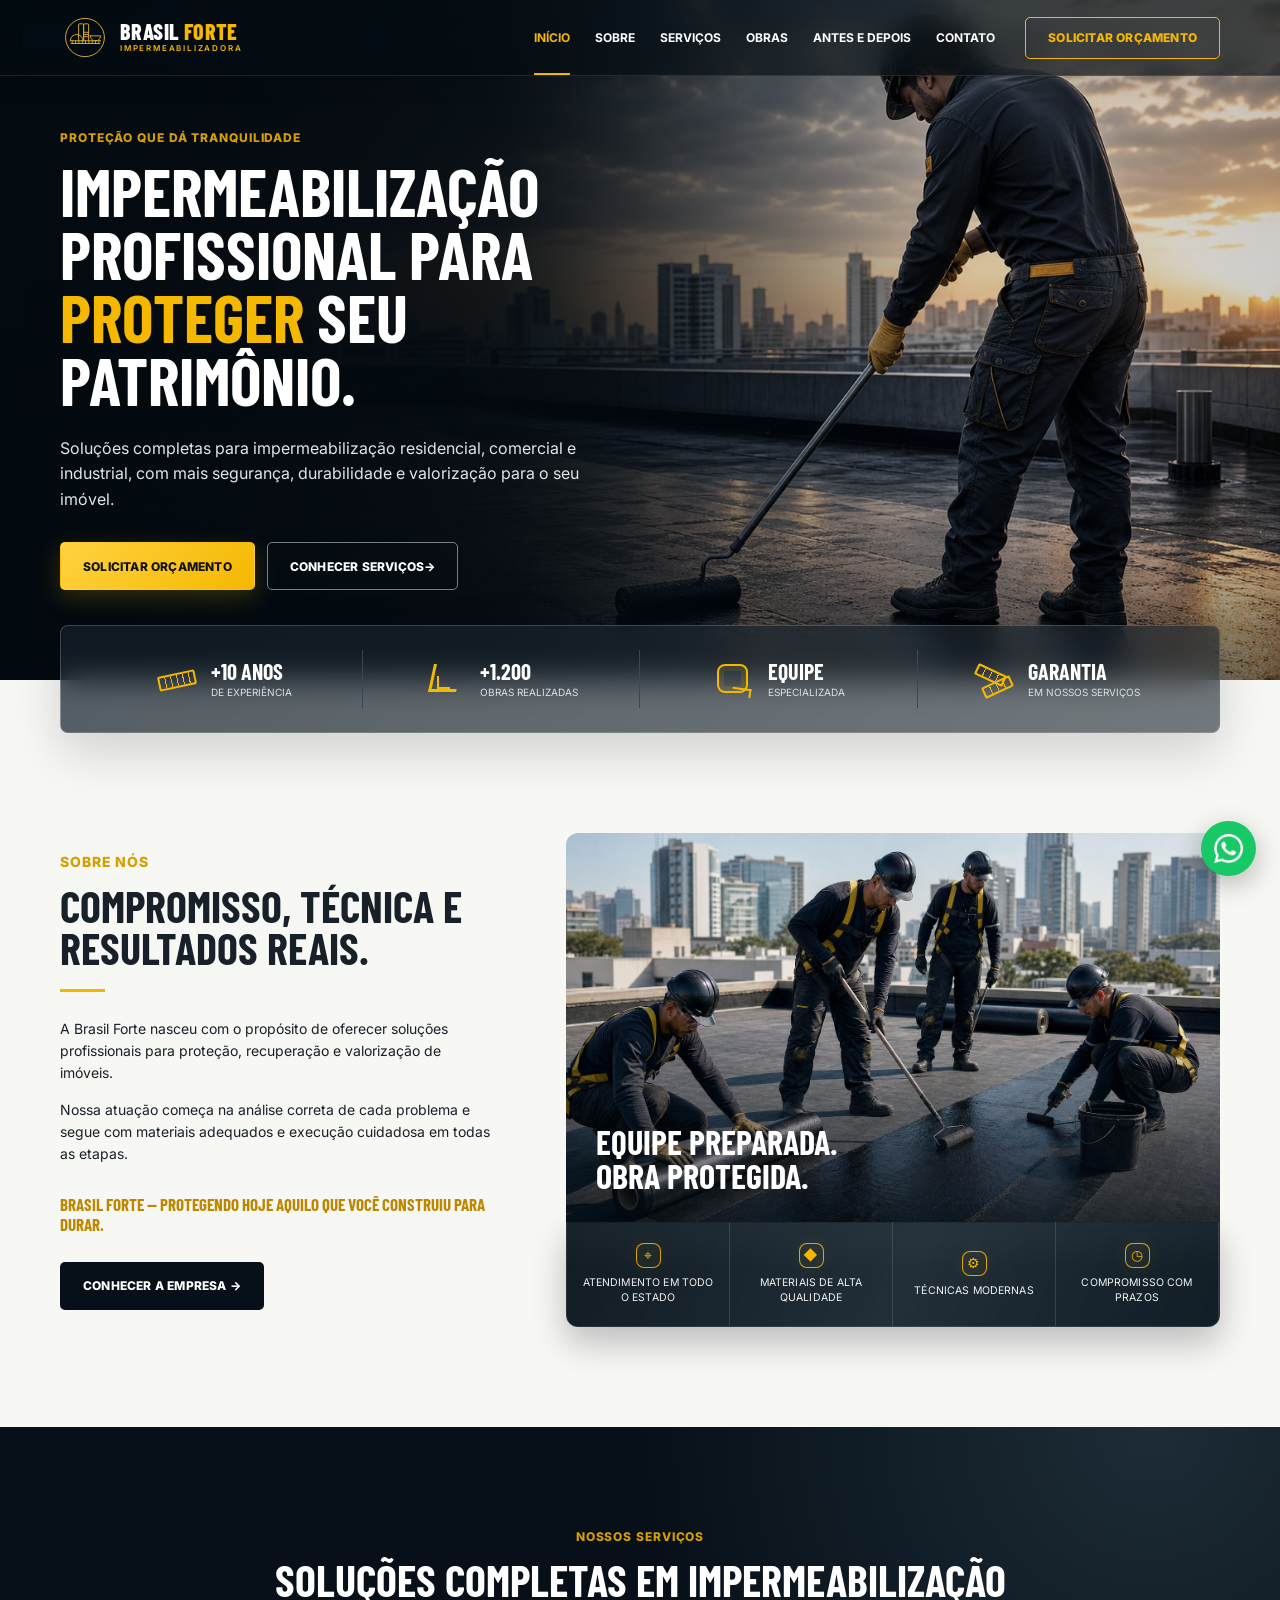
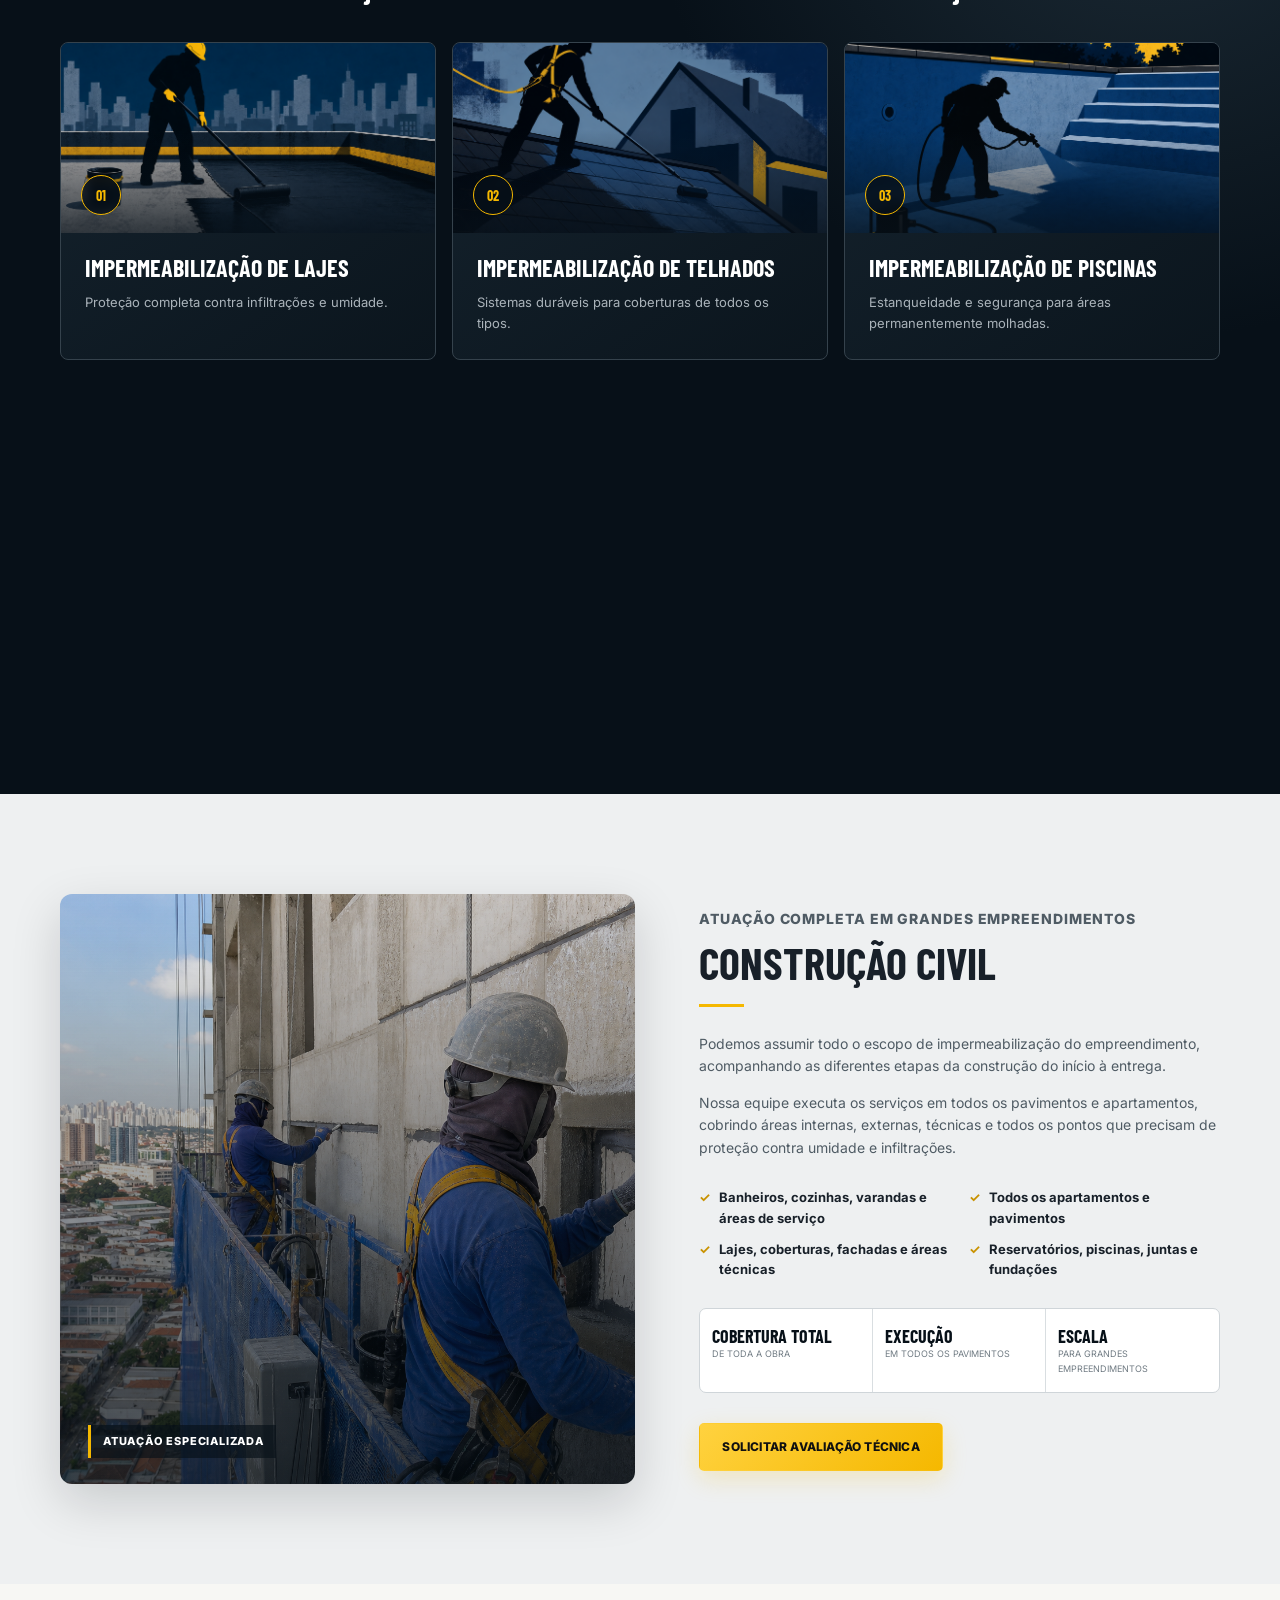
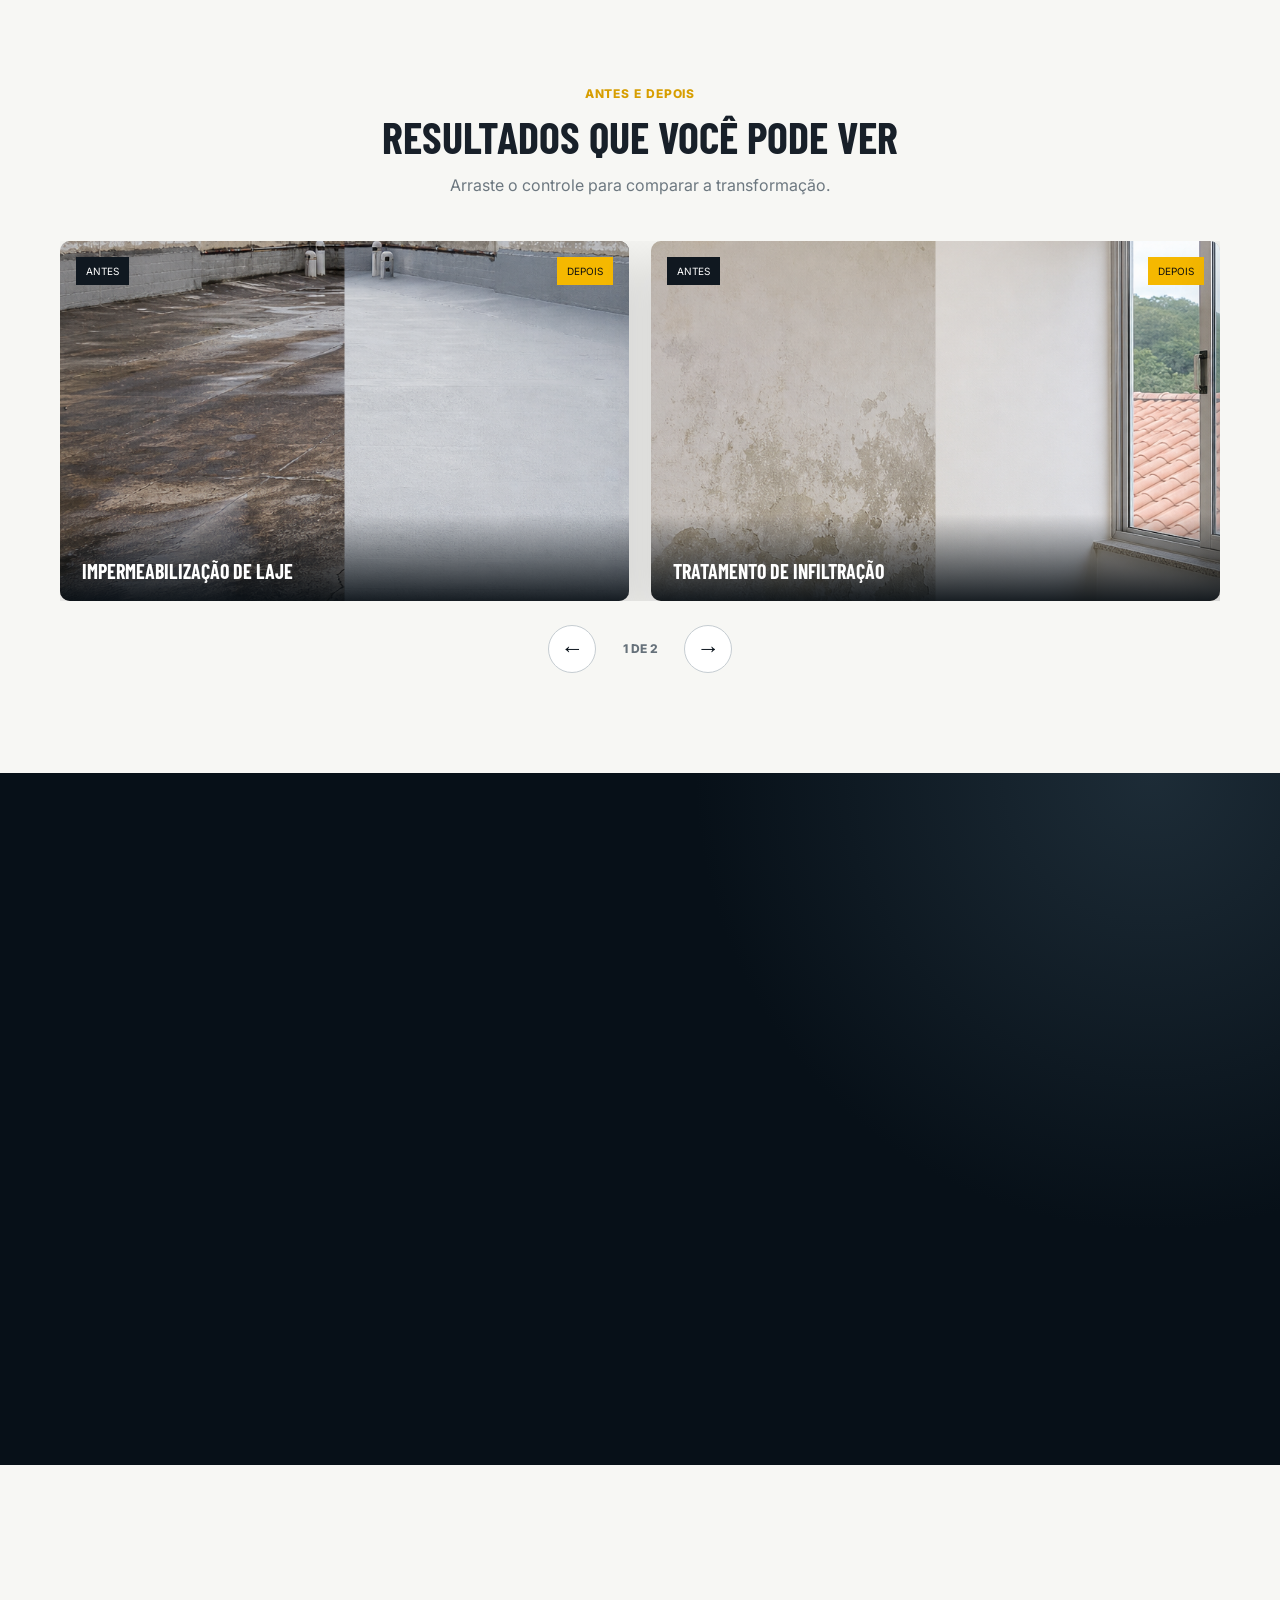
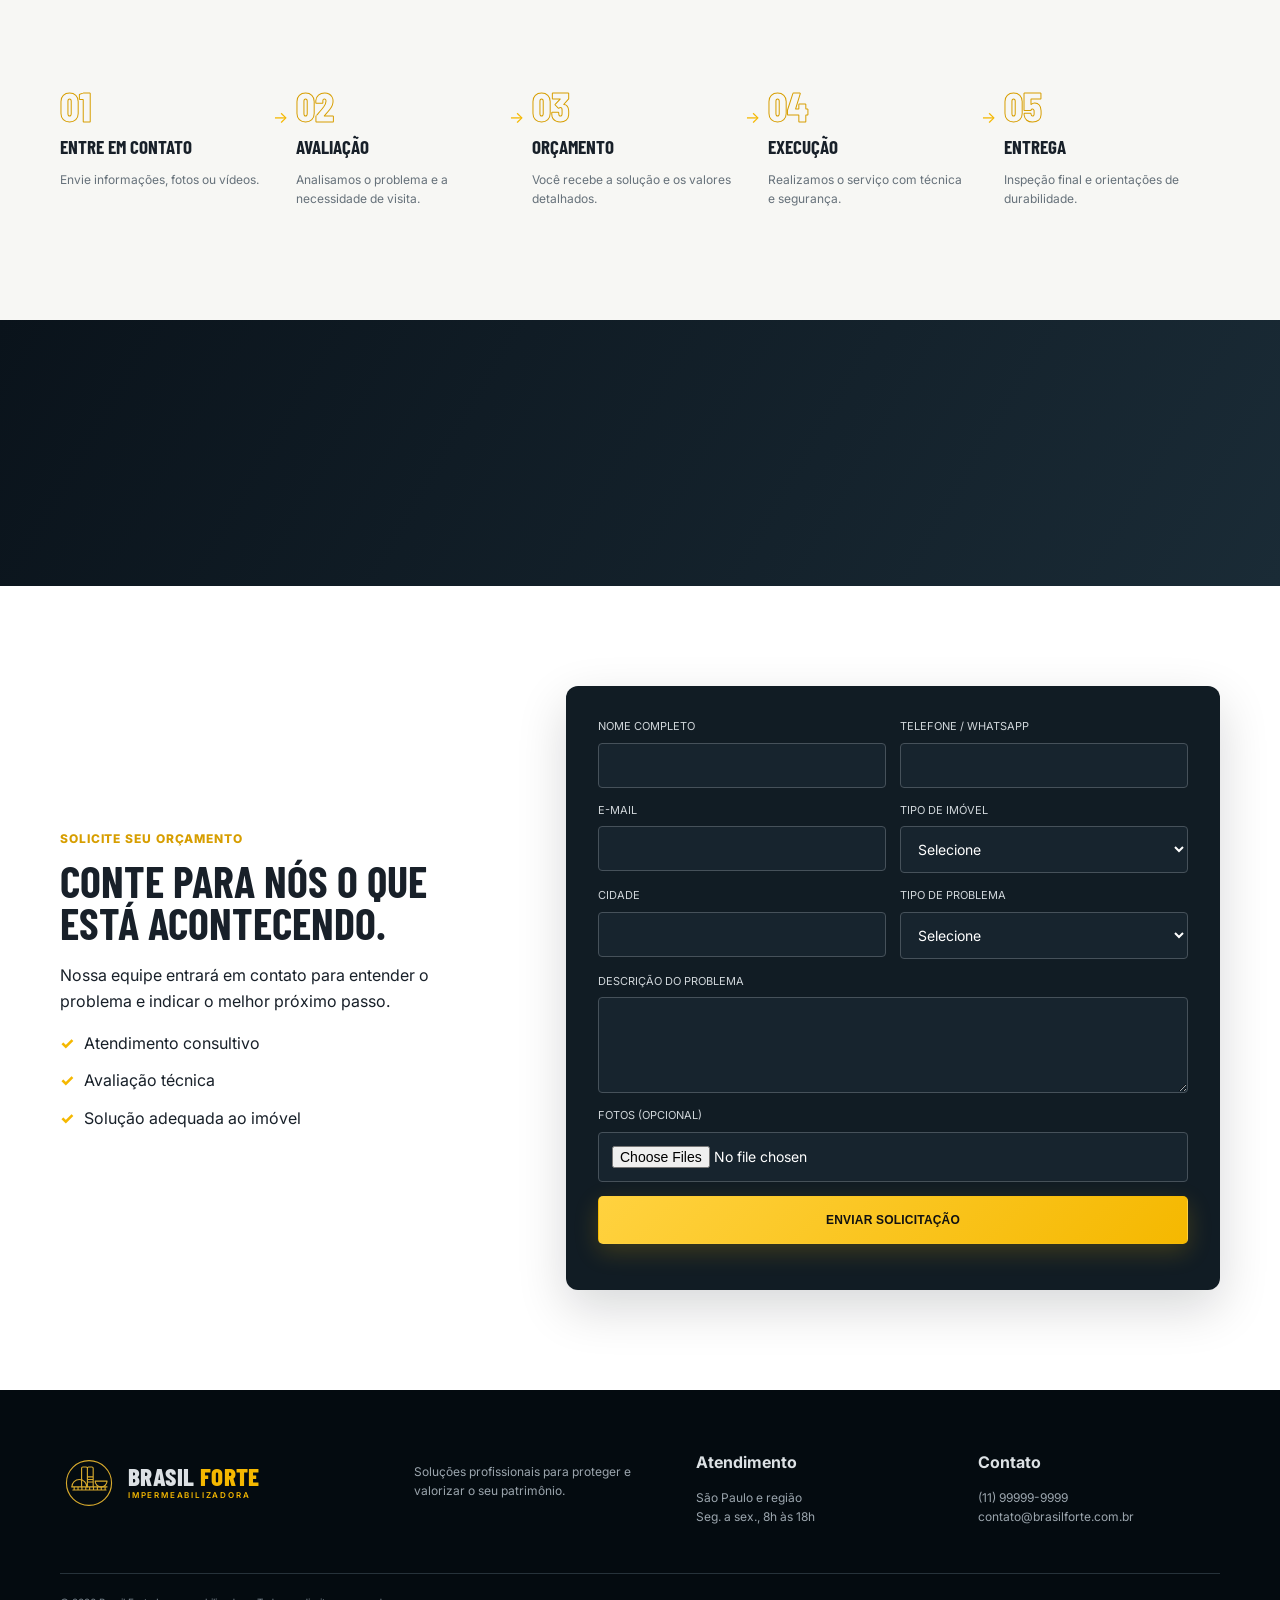
<file: index.html>
<!doctype html>
<html lang="pt-BR">
<head>
  <meta charset="UTF-8">
  <meta name="viewport" content="width=device-width, initial-scale=1.0">
  <meta name="description" content="Brasil Forte Impermeabilizadora — soluções profissionais para proteger seu patrimônio.">
  <title>Brasil Forte Impermeabilizadora</title>
  <link rel="preconnect" href="https://fonts.googleapis.com">
  <link rel="preconnect" href="https://fonts.gstatic.com" crossorigin>
  <link href="https://fonts.googleapis.com/css2?family=Barlow+Condensed:wght@600;700;800&family=Inter:wght@400;500;600;700&display=swap" rel="stylesheet">
  <link rel="stylesheet" href="css/style.css">
  <link rel="stylesheet" href="css/menu.css">
</head>
<body>
  <header class="site-header" id="inicio">
    <div class="container nav-wrap">
      <a class="brand" href="#inicio" aria-label="Brasil Forte — início">
        <img class="brand-symbol" src="assets/simbolo-brasil-forte.svg" alt="">
        <span class="brand-name"><strong>BRASIL <em>FORTE</em></strong><small>IMPERMEABILIZADORA</small></span>
      </a>
      <button class="menu-toggle" aria-label="Abrir menu" aria-expanded="false"><span></span><span></span><span></span></button>
      <nav class="main-nav" aria-label="Navegação principal">
        <a class="active" href="#inicio">Início</a><a href="#sobre">Sobre</a><a href="#servicos">Serviços</a><a href="#obras">Obras</a><a href="#resultados">Antes e depois</a><a href="#contato">Contato</a>
      </nav>
      <a class="btn btn-outline nav-cta" href="#orcamento">Solicitar orçamento</a>
    </div>
  </header>

  <main>
    <section class="hero" aria-labelledby="hero-title">
      <div class="hero-overlay"></div>
      <div class="container hero-content">
        <p class="eyebrow">Proteção que dá tranquilidade</p>
        <h1 id="hero-title">Impermeabilização profissional para <span>proteger</span> seu patrimônio.</h1>
        <p class="hero-copy">Soluções completas para impermeabilização residencial, comercial e industrial, com mais segurança, durabilidade e valorização para o seu imóvel.</p>
        <div class="hero-actions">
          <a class="btn btn-primary" href="#orcamento">Solicitar orçamento</a>
          <a class="btn btn-ghost" href="#servicos">Conhecer serviços <span>→</span></a>
        </div>
      </div>
    </section>

    <section class="stats" aria-label="Indicadores da Brasil Forte">
      <div class="container stats-grid">
        <article><span class="stat-icon ruler-straight" aria-hidden="true"></span><div><strong>+10 anos</strong><small>de experiência</small></div></article>
        <article><span class="stat-icon ruler-square" aria-hidden="true"></span><div><strong>+1.200</strong><small>obras realizadas</small></div></article>
        <article><span class="stat-icon ruler-tape" aria-hidden="true"></span><div><strong>Equipe</strong><small>especializada</small></div></article>
        <article><span class="stat-icon ruler-folding" aria-hidden="true"></span><div><strong>Garantia</strong><small>em nossos serviços</small></div></article>
      </div>
    </section>

    <section class="section about" id="sobre">
      <div class="container two-col">
        <div class="about-copy reveal">
          <p class="eyebrow">Sobre nós</p><h2>Compromisso, técnica e resultados reais.</h2><span class="gold-line"></span>
          <p>A Brasil Forte nasceu com o propósito de oferecer soluções profissionais para proteção, recuperação e valorização de imóveis.</p>
          <p>Nossa atuação começa na análise correta de cada problema e segue com materiais adequados e execução cuidadosa em todas as etapas.</p>
          <blockquote>Brasil Forte — protegendo hoje aquilo que você construiu para durar.</blockquote>
          <a class="btn btn-dark" href="#contato">Conhecer a empresa →</a>
        </div>
        <div class="about-visual reveal">
          <div class="photo-panel"><span>Equipe preparada.<br>Obra protegida.</span></div>
          <div class="feature-strip">
            <span><b aria-hidden="true">⌖</b>Atendimento em todo o estado</span>
            <span><b aria-hidden="true">◆</b>Materiais de alta qualidade</span>
            <span><b aria-hidden="true">⚙</b>Técnicas modernas</span>
            <span><b aria-hidden="true">◷</b>Compromisso com prazos</span>
          </div>
        </div>
      </div>
    </section>

    <section class="section dark-section" id="servicos">
      <div class="container">
        <div class="section-heading centered reveal"><p class="eyebrow">Nossos serviços</p><h2>Soluções completas em impermeabilização</h2></div>
        <div class="service-grid">
          <article class="service-card reveal"><div class="service-image"><img src="assets/servico-lajes-silhueta.png" alt="Silhueta de profissional impermeabilizando uma laje" loading="lazy"><span>01</span></div><div class="service-content"><h3>Impermeabilização de lajes</h3><p>Proteção completa contra infiltrações e umidade.</p></div></article>
          <article class="service-card reveal"><div class="service-image"><img src="assets/servico-telhados-silhueta.png" alt="Silhueta de profissional aplicando impermeabilização em um telhado" loading="lazy"><span>02</span></div><div class="service-content"><h3>Impermeabilização de telhados</h3><p>Sistemas duráveis para coberturas de todos os tipos.</p></div></article>
          <article class="service-card reveal"><div class="service-image"><img src="assets/servico-piscinas-silhueta.png" alt="Silhueta de profissional impermeabilizando uma piscina" loading="lazy"><span>03</span></div><div class="service-content"><h3>Impermeabilização de piscinas</h3><p>Estanqueidade e segurança para áreas permanentemente molhadas.</p></div></article>
          <article class="service-card reveal"><div class="service-image"><img src="assets/servico-banheiros-silhueta.png" alt="Silhueta de profissional impermeabilizando um banheiro" loading="lazy"><span>04</span></div><div class="service-content"><h3>Banheiros e áreas molhadas</h3><p>Prevenção de vazamentos antes do acabamento.</p></div></article>
          <article class="service-card reveal"><div class="service-image"><img src="assets/servico-reservatorios-silhueta.png" alt="Silhueta de profissional impermeabilizando um reservatório de água" loading="lazy"><span>05</span></div><div class="service-content"><h3>Caixas d'água e reservatórios</h3><p>Vedação segura com materiais adequados para cada uso.</p></div></article>
          <article class="service-card reveal"><div class="service-image"><img src="assets/servico-infiltracoes-silhueta.png" alt="Silhueta de profissional tratando uma infiltração na parede" loading="lazy"><span>06</span></div><div class="service-content"><h3>Tratamento de infiltrações</h3><p>Diagnóstico da origem e solução definitiva do problema.</p></div></article>
        </div>
      </div>
    </section>

    <section class="section large-projects" id="grandes-obras">
      <div class="container large-projects-grid">
        <div class="large-projects-photo reveal" role="img" aria-label="Profissionais executando impermeabilização em edifício de grande porte">
          <span>Atuação especializada</span>
        </div>
        <div class="large-projects-content reveal">
          <p class="eyebrow">Atuação completa em grandes empreendimentos</p>
          <h2>Construção civil</h2>
          <span class="gold-line"></span>
          <p>Podemos assumir todo o escopo de impermeabilização do empreendimento, acompanhando as diferentes etapas da construção do início à entrega.</p>
          <p>Nossa equipe executa os serviços em todos os pavimentos e apartamentos, cobrindo áreas internas, externas, técnicas e todos os pontos que precisam de proteção contra umidade e infiltrações.</p>
          <ul class="large-projects-list">
            <li>Banheiros, cozinhas, varandas e áreas de serviço</li>
            <li>Todos os apartamentos e pavimentos</li>
            <li>Lajes, coberturas, fachadas e áreas técnicas</li>
            <li>Reservatórios, piscinas, juntas e fundações</li>
          </ul>
          <div class="large-projects-highlights" aria-label="Diferenciais para grandes obras">
            <span><strong>Cobertura total</strong><small>de toda a obra</small></span>
            <span><strong>Execução</strong><small>em todos os pavimentos</small></span>
            <span><strong>Escala</strong><small>para grandes empreendimentos</small></span>
          </div>
          <a class="btn btn-primary" href="#orcamento">Solicitar avaliação técnica</a>
        </div>
      </div>
    </section>

    <section class="section results" id="resultados">
      <div class="container"><div class="section-heading centered reveal"><p class="eyebrow">Antes e depois</p><h2>Resultados que você pode ver</h2><p>Arraste o controle para comparar a transformação.</p></div>
        <div class="results-carousel reveal" aria-roledescription="carrossel" aria-label="Resultados antes e depois">
          <div class="results-viewport">
            <div class="results-track">
              <div class="compare-grid results-page" aria-label="Resultados 1 e 2">
                <article class="compare-card"><div class="compare-image before" style="background-image:url('assets/resultado-laje-antes.png')"><span>Antes</span></div><input type="range" min="0" max="100" value="50" aria-label="Comparar antes e depois da impermeabilização de laje"><div class="compare-image after" style="background-image:url('assets/resultado-laje-depois.png')"><span>Depois</span></div><h3>Impermeabilização de laje</h3></article>
                <article class="compare-card"><div class="compare-image before" style="background-image:url('assets/resultado-infiltracao-antes.png')"><span>Antes</span></div><input type="range" min="0" max="100" value="50" aria-label="Comparar antes e depois do tratamento de infiltração"><div class="compare-image after" style="background-image:url('assets/resultado-infiltracao-depois.png')"><span>Depois</span></div><h3>Tratamento de infiltração</h3></article>
              </div>
              <div class="compare-grid results-page" aria-label="Resultados 3 e 4" aria-hidden="true">
                <article class="compare-card"><div class="compare-image before" style="background-image:url('assets/resultado-piscina-antes.png')"><span>Antes</span></div><input type="range" min="0" max="100" value="50" aria-label="Comparar antes e depois da impermeabilização de piscina"><div class="compare-image after" style="background-image:url('assets/resultado-piscina-depois.png')"><span>Depois</span></div><h3>Recuperação de piscina</h3></article>
                <article class="compare-card"><div class="compare-image before" style="background-image:url('assets/resultado-banheiro-antes.png')"><span>Antes</span></div><input type="range" min="0" max="100" value="50" aria-label="Comparar antes e depois da impermeabilização de banheiro"><div class="compare-image after" style="background-image:url('assets/resultado-banheiro-depois.png')"><span>Depois</span></div><h3>Impermeabilização de banheiro</h3></article>
              </div>
            </div>
          </div>
          <div class="results-controls">
            <button class="results-arrow results-prev" type="button" aria-label="Ver resultados anteriores">←</button>
            <span class="results-counter" aria-live="polite">1 de 2</span>
            <button class="results-arrow results-next" type="button" aria-label="Ver próximos resultados">→</button>
          </div>
        </div>
      </div>
    </section>

    <section class="section dark-section" id="obras">
      <div class="container"><div class="section-heading centered reveal"><p class="eyebrow">Obras realizadas</p><h2>Conheça alguns dos nossos trabalhos</h2></div>
        <div class="project-grid">
          <article class="project-card reveal"><a href="obras/barra-funda.html" aria-label="Conhecer os detalhes da obra na Barra Funda"><div class="project-photo p1" role="img" aria-label="Edifício residencial em construção na Barra Funda"></div><div><small>Barra Funda — SP</small><h3>Impermeabilização predial</h3><p>Execução em áreas técnicas, lajes e coberturas de empreendimento da construção civil.</p><span class="project-link">Ver detalhes da obra →</span></div></a></article>
          <article class="project-card reveal"><a href="obras/guarulhos.html" aria-label="Conhecer os detalhes da obra em Guarulhos"><div class="project-photo p2" role="img" aria-label="Colaborador impermeabilizando o interior de um apartamento em Guarulhos"></div><div><small>Guarulhos — SP</small><h3>Proteção de edifício</h3><p>Soluções de impermeabilização aplicadas em diferentes pavimentos e pontos críticos da edificação.</p><span class="project-link">Ver detalhes da obra →</span></div></a></article>
          <article class="project-card reveal"><a href="obras/vila-maria.html" aria-label="Conhecer os detalhes da obra na Vila Maria"><div class="project-photo p3" role="img" aria-label="Colaboradores executando impermeabilização predial em altura na Vila Maria"></div><div><small>Vila Maria — SP</small><h3>Impermeabilização em altura</h3><p>Um dos nossos maiores trabalhos, com execução predial em diferentes alturas e áreas da obra.</p><span class="project-link">Ver detalhes da obra →</span></div></a></article>
        </div>
      </div>
    </section>

    <section class="section process">
      <div class="container"><div class="section-heading centered reveal"><p class="eyebrow">Como trabalhamos</p><h2>Um processo claro do início à entrega</h2></div>
        <div class="steps"><article><b>01</b><h3>Entre em contato</h3><p>Envie informações, fotos ou vídeos.</p></article><article><b>02</b><h3>Avaliação</h3><p>Analisamos o problema e a necessidade de visita.</p></article><article><b>03</b><h3>Orçamento</h3><p>Você recebe a solução e os valores detalhados.</p></article><article><b>04</b><h3>Execução</h3><p>Realizamos o serviço com técnica e segurança.</p></article><article><b>05</b><h3>Entrega</h3><p>Inspeção final e orientações de durabilidade.</p></article></div>
      </div>
    </section>

    <section class="cta" id="contato"><div class="container cta-inner reveal"><div><p class="eyebrow">Fale com um especialista</p><h2>Proteja seu imóvel.</h2><p>Está com infiltração ou precisa impermeabilizar sua obra? Solicite uma avaliação.</p></div><a class="btn btn-primary" data-whatsapp href="#">Chamar no WhatsApp</a></div></section>

    <section class="section quote-section" id="orcamento"><div class="container two-col">
      <div class="quote-intro reveal"><p class="eyebrow">Solicite seu orçamento</p><h2>Conte para nós o que está acontecendo.</h2><p>Nossa equipe entrará em contato para entender o problema e indicar o melhor próximo passo.</p><ul><li>Atendimento consultivo</li><li>Avaliação técnica</li><li>Solução adequada ao imóvel</li></ul></div>
      <form class="quote-form reveal" novalidate><label>Nome completo<input name="nome" required autocomplete="name"></label><label>Telefone / WhatsApp<input name="telefone" required inputmode="tel" autocomplete="tel"></label><label>E-mail<input name="email" type="email" autocomplete="email"></label><label>Tipo de imóvel<select name="imovel" required><option value="">Selecione</option><option>Residencial</option><option>Comercial</option><option>Industrial</option><option>Condomínio</option></select></label><label>Cidade<input name="cidade" required autocomplete="address-level2"></label><label>Tipo de problema<select name="problema" required><option value="">Selecione</option><option>Infiltração</option><option>Umidade</option><option>Vazamento</option><option>Impermeabilização preventiva</option><option>Outro</option></select></label><label class="full">Descrição do problema<textarea name="descricao" rows="4" required></textarea></label><label class="full file-label">Fotos (opcional)<input name="fotos" type="file" accept="image/*" multiple></label><button class="btn btn-primary full" type="submit">Enviar solicitação</button><p class="form-status full" role="status"></p></form>
    </div></section>
  </main>

  <footer><div class="container footer-grid"><a class="brand footer-brand" href="#inicio" aria-label="Brasil Forte — voltar ao início"><img class="brand-symbol" src="assets/simbolo-brasil-forte.svg" alt=""><span class="brand-name"><strong>BRASIL <em>FORTE</em></strong><small>IMPERMEABILIZADORA</small></span></a><p>Soluções profissionais para proteger e valorizar o seu patrimônio.</p><div><strong>Atendimento</strong><p>São Paulo e região<br>Seg. a sex., 8h às 18h</p></div><div><strong>Contato</strong><p>(11) 99999-9999<br>contato@brasilforte.com.br</p></div></div><div class="container copyright">© 2026 Brasil Forte Impermeabilizadora. Todos os direitos reservados.</div></footer>
  <a class="whatsapp-float" data-whatsapp href="#" aria-label="Falar com a Brasil Forte pelo WhatsApp"><img src="assets/whatsapp.png" alt=""></a>
  <script src="js/script.js"></script>
</body>
</html>
</file>
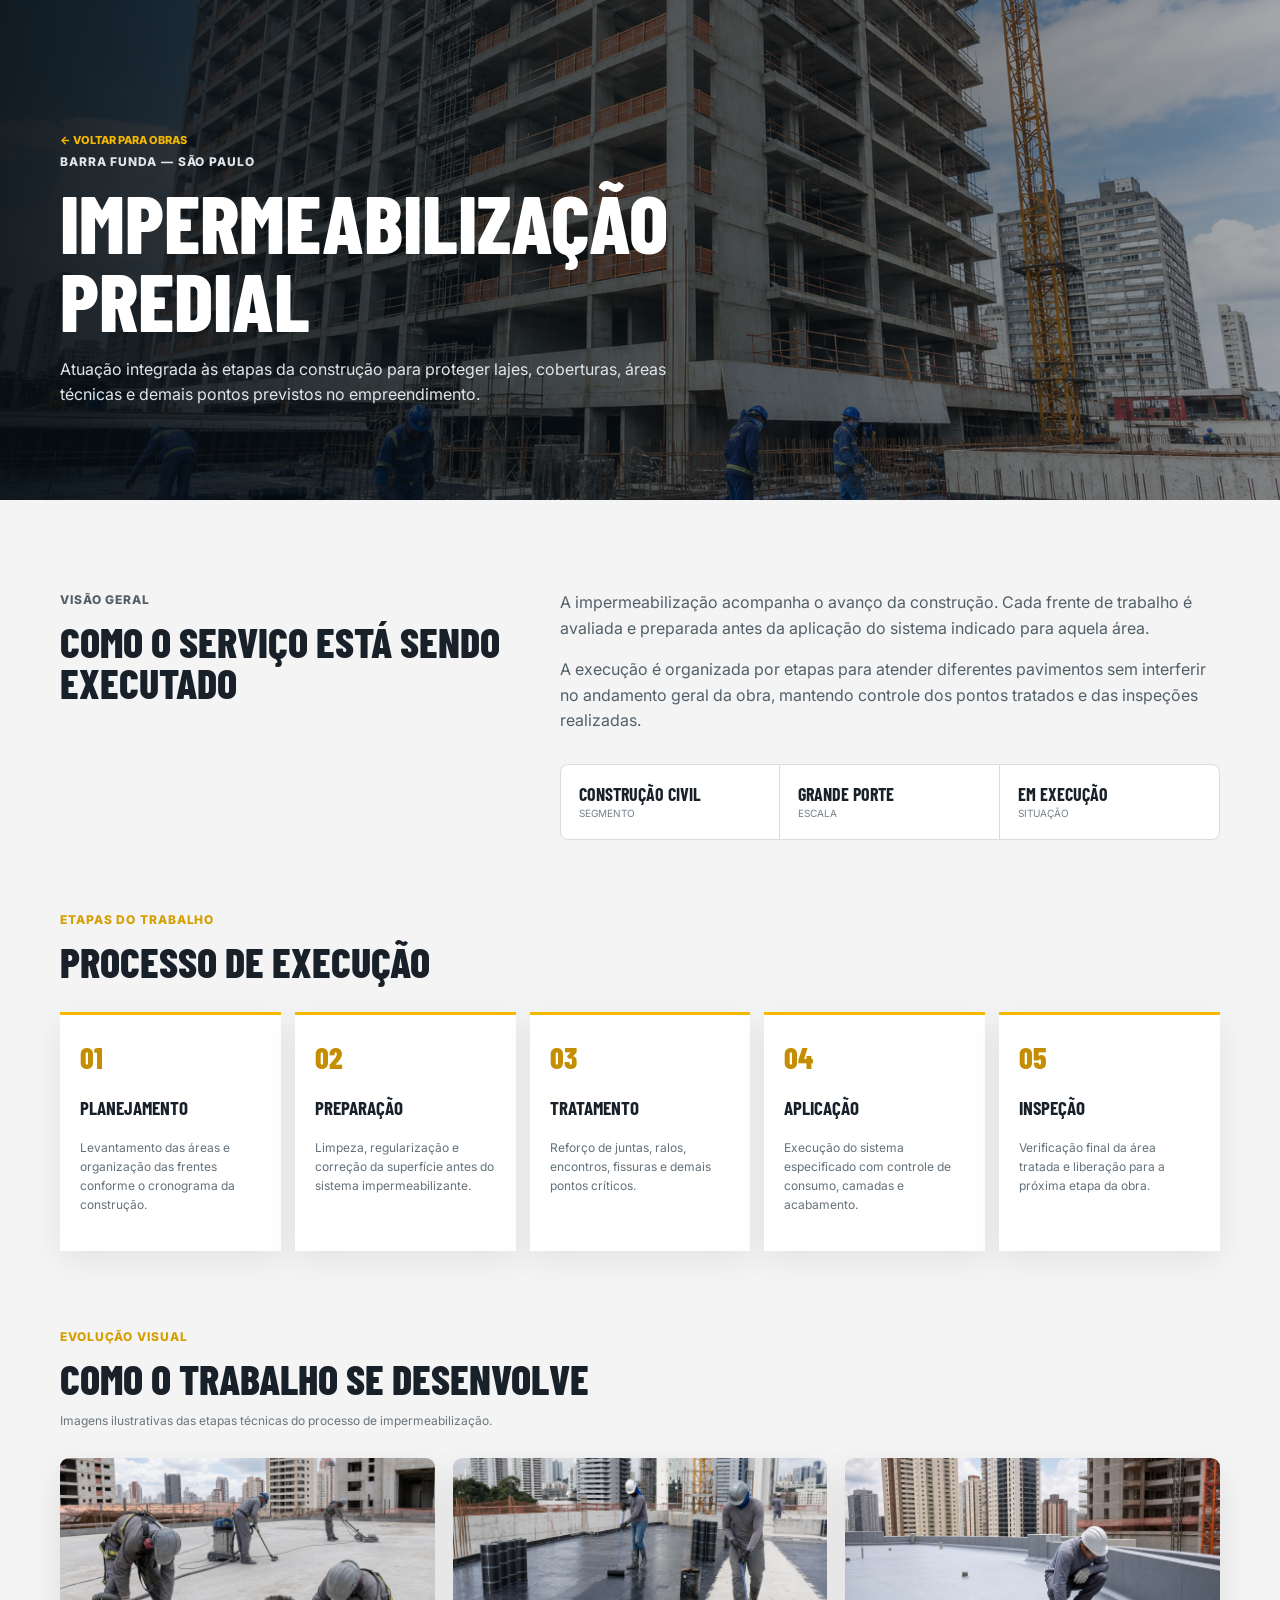
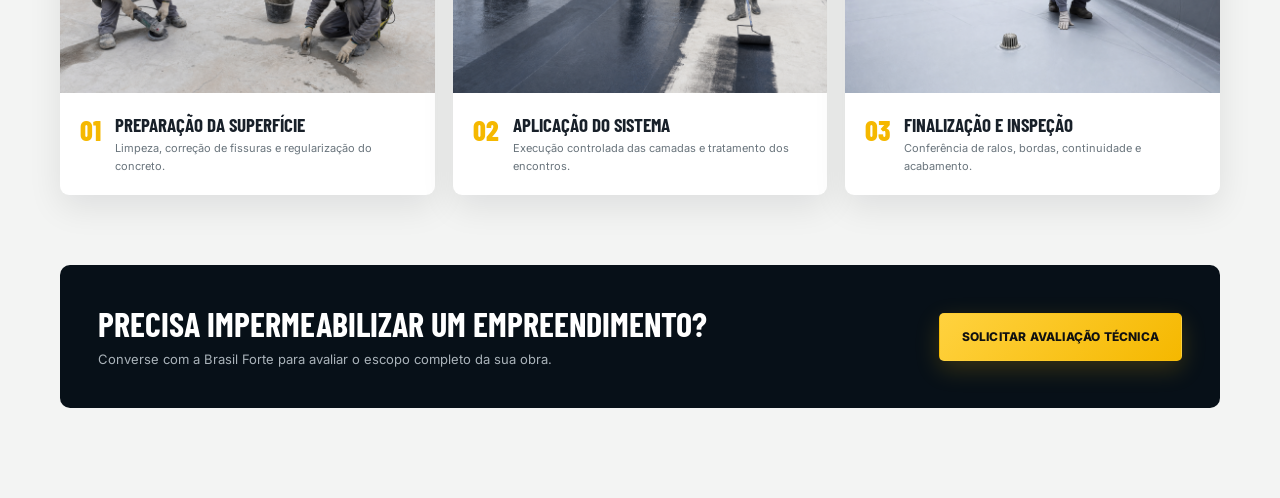
<file: obras/barra-funda.html>
<!doctype html>
<html lang="pt-BR">
<head><meta charset="utf-8"><meta name="viewport" content="width=device-width,initial-scale=1"><title>Obra Barra Funda | Brasil Forte</title><link rel="preconnect" href="https://fonts.googleapis.com"><link rel="preconnect" href="https://fonts.gstatic.com" crossorigin><link href="https://fonts.googleapis.com/css2?family=Barlow+Condensed:wght@600;700;800&family=Inter:wght@400;600;700;800&display=swap" rel="stylesheet"><link rel="stylesheet" href="../css/style.css"></head>
<body class="work-page"><main>
  <header class="work-header" style="background-image:url('../assets/obra-barra-funda.png')"><div class="container"><a class="work-back" href="../index.html#obras">← Voltar para obras</a><p class="eyebrow">Barra Funda — São Paulo</p><h1>Impermeabilização predial</h1><p>Atuação integrada às etapas da construção para proteger lajes, coberturas, áreas técnicas e demais pontos previstos no empreendimento.</p></div></header>
  <section class="work-details"><div class="container">
    <div class="work-intro"><div><p class="eyebrow">Visão geral</p><h2>Como o serviço está sendo executado</h2></div><div><p>A impermeabilização acompanha o avanço da construção. Cada frente de trabalho é avaliada e preparada antes da aplicação do sistema indicado para aquela área.</p><p>A execução é organizada por etapas para atender diferentes pavimentos sem interferir no andamento geral da obra, mantendo controle dos pontos tratados e das inspeções realizadas.</p><div class="work-meta"><span><strong>Construção civil</strong><small>Segmento</small></span><span><strong>Grande porte</strong><small>Escala</small></span><span><strong>Em execução</strong><small>Situação</small></span></div></div></div>
    <div class="work-stages"><p class="eyebrow">Etapas do trabalho</p><h2>Processo de execução</h2><div class="work-stages-grid"><article class="work-stage"><b>01</b><h3>Planejamento</h3><p>Levantamento das áreas e organização das frentes conforme o cronograma da construção.</p></article><article class="work-stage"><b>02</b><h3>Preparação</h3><p>Limpeza, regularização e correção da superfície antes do sistema impermeabilizante.</p></article><article class="work-stage"><b>03</b><h3>Tratamento</h3><p>Reforço de juntas, ralos, encontros, fissuras e demais pontos críticos.</p></article><article class="work-stage"><b>04</b><h3>Aplicação</h3><p>Execução do sistema especificado com controle de consumo, camadas e acabamento.</p></article><article class="work-stage"><b>05</b><h3>Inspeção</h3><p>Verificação final da área tratada e liberação para a próxima etapa da obra.</p></article></div></div>
    <section class="work-progress"><p class="eyebrow">Evolução visual</p><h2>Como o trabalho se desenvolve</h2><p class="work-progress-note">Imagens ilustrativas das etapas técnicas do processo de impermeabilização.</p><div class="work-gallery"><figure><img src="../assets/barra-funda-etapa-preparacao.png" alt="Equipe preparando e regularizando a superfície de uma laje" loading="lazy"><figcaption><b>01</b><div><strong>Preparação da superfície</strong><small>Limpeza, correção de fissuras e regularização do concreto.</small></div></figcaption></figure><figure><img src="../assets/barra-funda-etapa-aplicacao.png" alt="Equipe aplicando sistema impermeabilizante sobre uma laje" loading="lazy"><figcaption><b>02</b><div><strong>Aplicação do sistema</strong><small>Execução controlada das camadas e tratamento dos encontros.</small></div></figcaption></figure><figure><img src="../assets/barra-funda-etapa-inspecao.png" alt="Técnico inspecionando uma laje após a impermeabilização" loading="lazy"><figcaption><b>03</b><div><strong>Finalização e inspeção</strong><small>Conferência de ralos, bordas, continuidade e acabamento.</small></div></figcaption></figure></div></section>
    <div class="work-cta"><div><h2>Precisa impermeabilizar um empreendimento?</h2><p>Converse com a Brasil Forte para avaliar o escopo completo da sua obra.</p></div><a class="btn btn-primary" href="../index.html#orcamento">Solicitar avaliação técnica</a></div>
  </div></section>
</main></body></html>
</file>
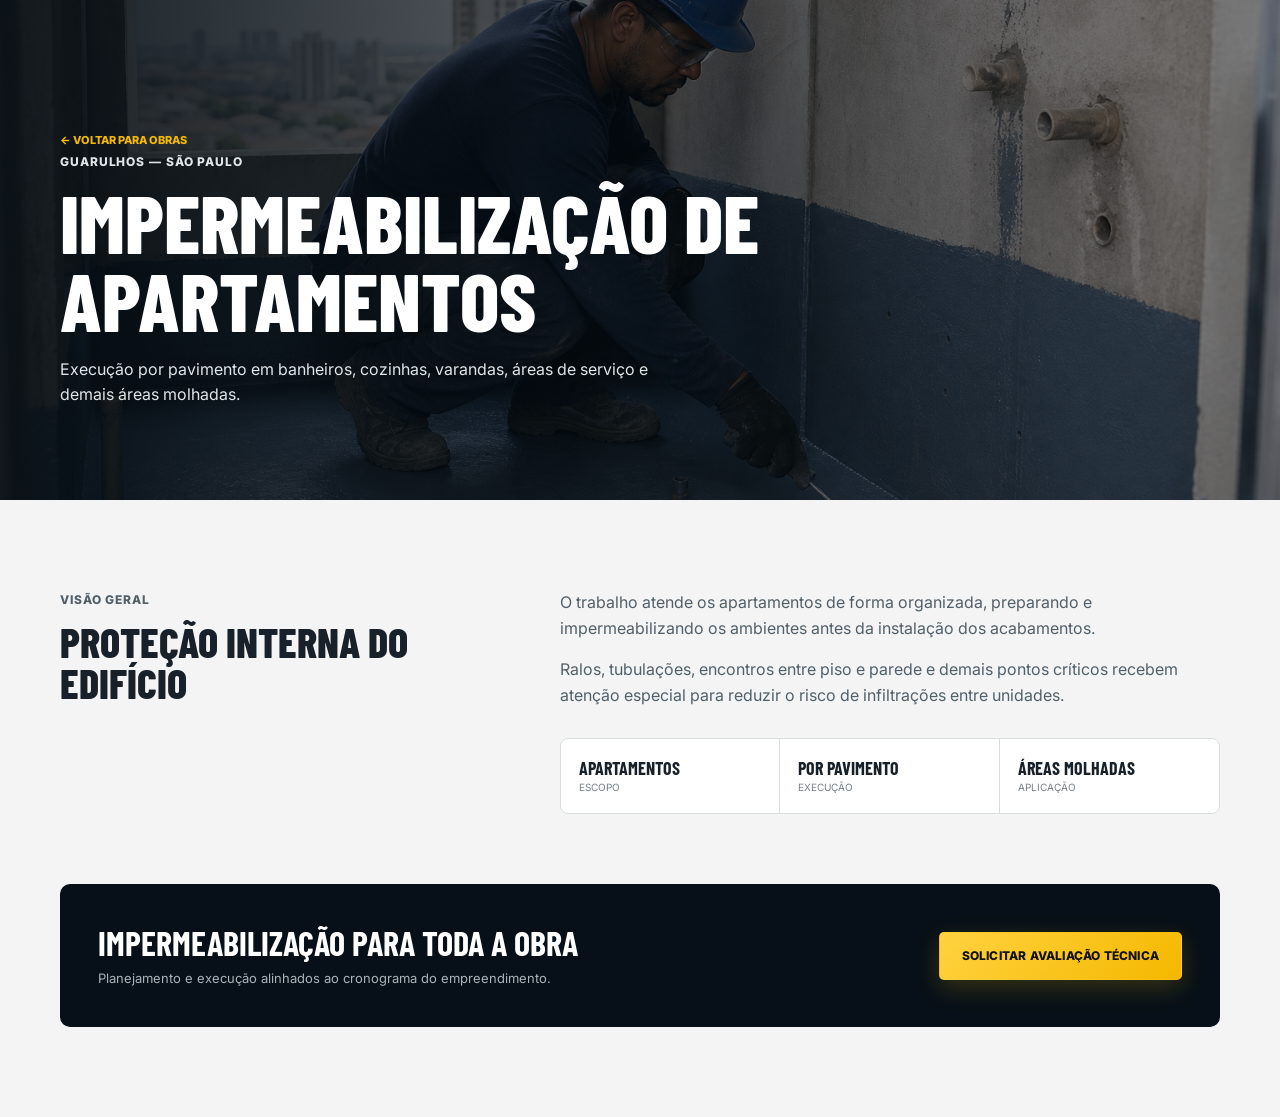
<file: obras/guarulhos.html>
<!doctype html><html lang="pt-BR"><head><meta charset="utf-8"><meta name="viewport" content="width=device-width,initial-scale=1"><title>Obra Guarulhos | Brasil Forte</title><link rel="preconnect" href="https://fonts.googleapis.com"><link rel="preconnect" href="https://fonts.gstatic.com" crossorigin><link href="https://fonts.googleapis.com/css2?family=Barlow+Condensed:wght@600;700;800&family=Inter:wght@400;600;700;800&display=swap" rel="stylesheet"><link rel="stylesheet" href="../css/style.css"></head><body class="work-page"><main><header class="work-header" style="background-image:url('../assets/obra-guarulhos.png')"><div class="container"><a class="work-back" href="../index.html#obras">← Voltar para obras</a><p class="eyebrow">Guarulhos — São Paulo</p><h1>Impermeabilização de apartamentos</h1><p>Execução por pavimento em banheiros, cozinhas, varandas, áreas de serviço e demais áreas molhadas.</p></div></header><section class="work-details"><div class="container"><div class="work-intro"><div><p class="eyebrow">Visão geral</p><h2>Proteção interna do edifício</h2></div><div><p>O trabalho atende os apartamentos de forma organizada, preparando e impermeabilizando os ambientes antes da instalação dos acabamentos.</p><p>Ralos, tubulações, encontros entre piso e parede e demais pontos críticos recebem atenção especial para reduzir o risco de infiltrações entre unidades.</p><div class="work-meta"><span><strong>Apartamentos</strong><small>Escopo</small></span><span><strong>Por pavimento</strong><small>Execução</small></span><span><strong>Áreas molhadas</strong><small>Aplicação</small></span></div></div></div><div class="work-cta"><div><h2>Impermeabilização para toda a obra</h2><p>Planejamento e execução alinhados ao cronograma do empreendimento.</p></div><a class="btn btn-primary" href="../index.html#orcamento">Solicitar avaliação técnica</a></div></div></section></main></body></html>
</file>
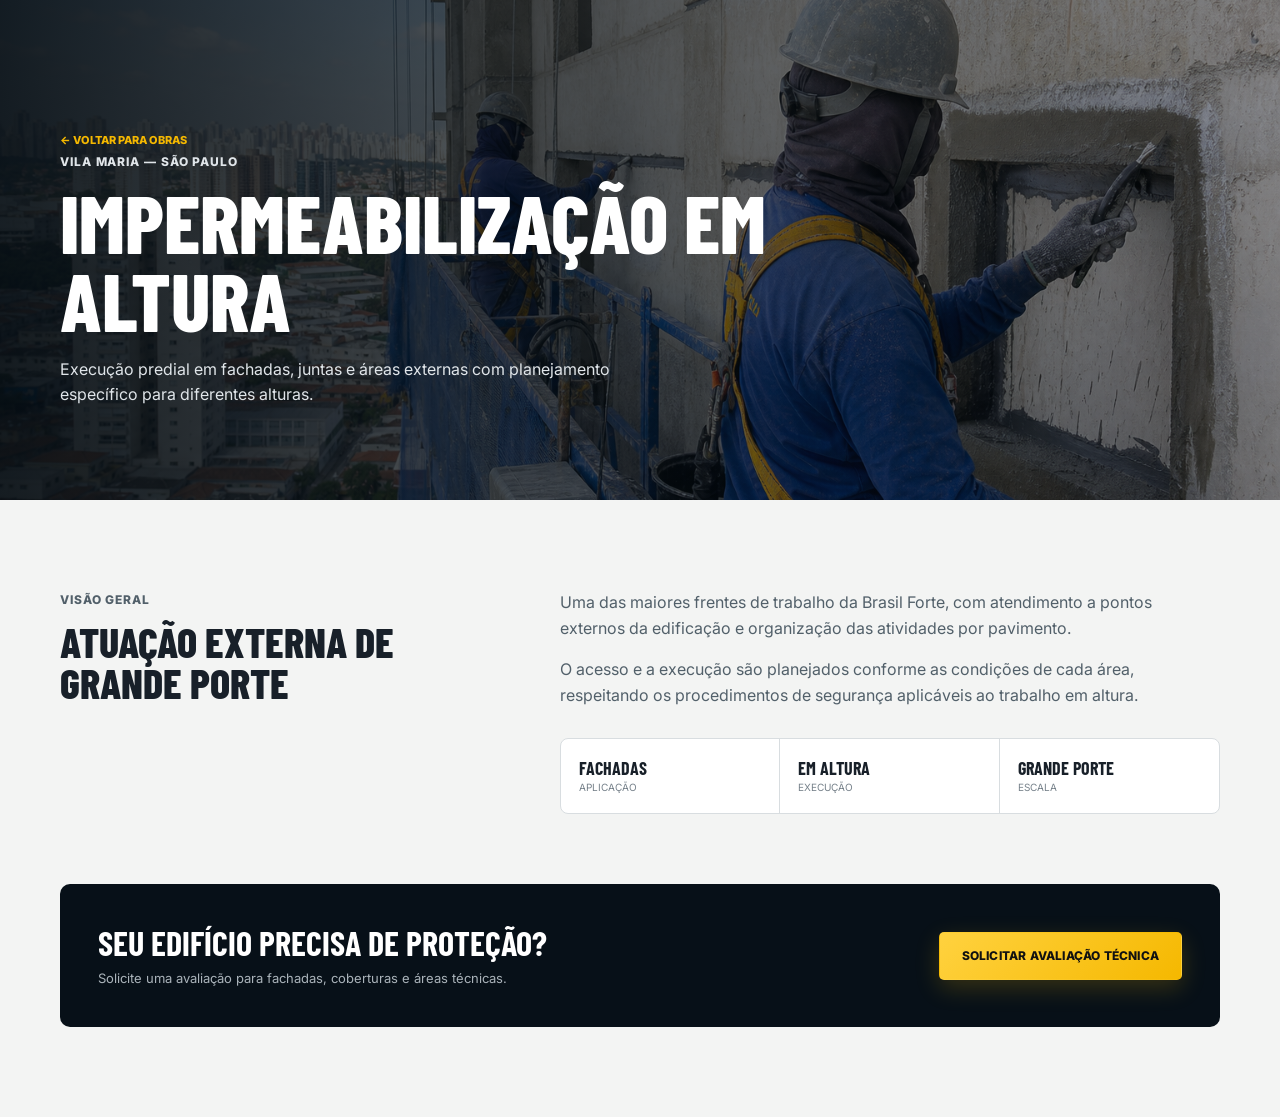
<file: obras/vila-maria.html>
<!doctype html><html lang="pt-BR"><head><meta charset="utf-8"><meta name="viewport" content="width=device-width,initial-scale=1"><title>Obra Vila Maria | Brasil Forte</title><link rel="preconnect" href="https://fonts.googleapis.com"><link rel="preconnect" href="https://fonts.gstatic.com" crossorigin><link href="https://fonts.googleapis.com/css2?family=Barlow+Condensed:wght@600;700;800&family=Inter:wght@400;600;700;800&display=swap" rel="stylesheet"><link rel="stylesheet" href="../css/style.css"></head><body class="work-page"><main><header class="work-header" style="background-image:url('../assets/obra-vila-maria.png')"><div class="container"><a class="work-back" href="../index.html#obras">← Voltar para obras</a><p class="eyebrow">Vila Maria — São Paulo</p><h1>Impermeabilização em altura</h1><p>Execução predial em fachadas, juntas e áreas externas com planejamento específico para diferentes alturas.</p></div></header><section class="work-details"><div class="container"><div class="work-intro"><div><p class="eyebrow">Visão geral</p><h2>Atuação externa de grande porte</h2></div><div><p>Uma das maiores frentes de trabalho da Brasil Forte, com atendimento a pontos externos da edificação e organização das atividades por pavimento.</p><p>O acesso e a execução são planejados conforme as condições de cada área, respeitando os procedimentos de segurança aplicáveis ao trabalho em altura.</p><div class="work-meta"><span><strong>Fachadas</strong><small>Aplicação</small></span><span><strong>Em altura</strong><small>Execução</small></span><span><strong>Grande porte</strong><small>Escala</small></span></div></div></div><div class="work-cta"><div><h2>Seu edifício precisa de proteção?</h2><p>Solicite uma avaliação para fachadas, coberturas e áreas técnicas.</p></div><a class="btn btn-primary" href="../index.html#orcamento">Solicitar avaliação técnica</a></div></div></section></main></body></html>
</file>
<file: css/style.css>
:root{--ink:#071018;--graphite:#101b24;--slate:#24313b;--gold:#f5b800;--gold-2:#ffd23f;--paper:#f7f7f4;--white:#fff;--muted:#aab3ba;--radius:12px;--shadow:0 18px 50px rgba(4,12,18,.16)}*{box-sizing:border-box}html{scroll-behavior:smooth}body{margin:0;color:#182029;background:var(--paper);font-family:Inter,Arial,sans-serif;line-height:1.6}a{color:inherit;text-decoration:none}.container{width:min(1160px,calc(100% - 40px));margin:auto}.site-header{height:76px;background:rgba(4,12,18,.96);color:white;position:fixed;inset:0 0 auto;z-index:1000;border-bottom:1px solid rgba(255,255,255,.08)}.nav-wrap{height:100%;display:flex;align-items:center;gap:30px}.brand{display:flex;align-items:center;gap:10px;min-width:max-content}.brand-mark{display:grid;place-items:center;width:42px;height:48px;color:var(--gold);font:800 15px Barlow Condensed;border:2px solid var(--gold);clip-path:polygon(50% 0,100% 18%,90% 78%,50% 100%,10% 78%,0 18%)}.brand strong{display:block;font:800 22px/1 Barlow Condensed;letter-spacing:.4px}.brand em{font-style:normal;color:var(--gold)}.brand small{display:block;color:var(--gold);font:600 8px/1.6 Inter;letter-spacing:1.8px}.main-nav{display:flex;align-items:center;justify-content:center;gap:25px;margin-left:auto}.main-nav a{font-size:12px;font-weight:700;text-transform:uppercase;position:relative;padding:28px 0}.main-nav a:after{content:"";position:absolute;left:0;right:100%;bottom:0;height:2px;background:var(--gold);transition:.25s}.main-nav a:hover:after,.main-nav a.active:after{right:0}.menu-toggle{display:none;background:none;border:0;padding:10px}.menu-toggle span{display:block;width:24px;height:2px;background:#fff;margin:5px}.btn{display:inline-flex;align-items:center;justify-content:center;min-height:48px;padding:0 22px;border:1px solid transparent;border-radius:5px;font-size:12px;font-weight:800;text-transform:uppercase;letter-spacing:.2px;transition:.25s;cursor:pointer}.btn:hover{transform:translateY(-2px)}.btn-primary{background:linear-gradient(135deg,var(--gold-2),var(--gold));color:#111;box-shadow:0 8px 24px rgba(245,184,0,.2)}.btn-outline{border-color:var(--gold);color:var(--gold);min-height:42px}.btn-ghost{border-color:#75808a;color:white}.btn-dark{background:var(--ink);color:white}.hero{min-height:680px;padding-top:76px;position:relative;display:flex;align-items:center;color:white;background:#071018 url('../assets/hero-brasil-forte.png') center/cover no-repeat}.hero:before{content:"";position:absolute;inset:0;background:radial-gradient(circle at 76% 46%,transparent 0 20%,rgba(3,10,16,.08) 42%),linear-gradient(90deg,rgba(3,10,16,.98) 0%,rgba(3,10,16,.85) 39%,rgba(3,10,16,.16) 75%)}.hero-overlay{position:absolute;inset:auto 0 0;height:150px;background:linear-gradient(transparent,rgba(3,10,16,.45))}.hero-content{position:relative;z-index:1;padding-bottom:38px}.eyebrow{margin:0 0 12px;color:#d79e00;font-size:12px;font-weight:800;text-transform:uppercase;letter-spacing:.9px}.hero h1,.section h2,.cta h2{font-family:Barlow Condensed,Arial,sans-serif;text-transform:uppercase;line-height:.95}.hero h1{font-size:clamp(48px,6vw,78px);max-width:670px;margin:0 0 24px}.hero h1 span{color:var(--gold)}.hero-copy{max-width:560px;font-size:16px;color:#e0e5e9;margin-bottom:30px}.hero-actions{display:flex;gap:12px}.stats{position:relative;z-index:3;margin-top:-55px}.stats-grid{display:grid;grid-template-columns:repeat(4,1fr);background:linear-gradient(135deg,#14202a,#202b34);color:white;border:1px solid rgba(255,255,255,.15);border-radius:8px;box-shadow:var(--shadow);padding:24px}.stats article{display:flex;align-items:center;justify-content:center;gap:16px;padding:8px 20px;border-right:1px solid #3b4650}.stats article:last-child{border:0}.stat-icon{color:var(--gold);font-size:24px}.stats strong,.stats small{display:block;text-transform:uppercase}.stats strong{font:700 22px Barlow Condensed}.stats small{font-size:10px;color:#dbe0e3}.section{padding:100px 0}.two-col{display:grid;grid-template-columns:.8fr 1.2fr;gap:70px;align-items:center}.section h2{font-size:44px;margin:0 0 20px}.gold-line{display:block;width:45px;height:3px;background:var(--gold);margin-bottom:26px}.about-copy p{font-size:14px}.about-copy blockquote{margin:28px 0;color:#be8700;font:700 17px Barlow Condensed;text-transform:uppercase}.photo-panel{min-height:370px;border-radius:12px 12px 0 0;background:linear-gradient(135deg,rgba(6,14,20,.3),rgba(6,14,20,.8)),url('../assets/hero-brasil-forte.png') 64% 42%/cover;display:flex;align-items:flex-end;padding:30px;color:white;font:700 34px/1 Barlow Condensed;text-transform:uppercase}.feature-strip{display:grid;grid-template-columns:repeat(4,1fr);background:var(--ink);color:white;border-radius:0 0 12px 12px}.feature-strip span{font-size:9px;text-align:center;text-transform:uppercase;padding:24px 12px;border-right:1px solid #36414a}.dark-section{background:radial-gradient(circle at 90% 0,#1d2c37 0,transparent 34%),var(--ink);color:white}.section-heading{margin-bottom:42px}.section-heading.centered{text-align:center}.section-heading h2{margin-bottom:8px}.section-heading>p:last-child{color:#6d7880}.service-grid{display:grid;grid-template-columns:repeat(3,1fr);gap:16px}.service-card{min-height:230px;padding:28px;border:1px solid #35424c;border-radius:8px;background:linear-gradient(145deg,#15232e,#0b151d);transition:.3s}.service-card:hover{transform:translateY(-7px);border-color:var(--gold)}.service-card>span{display:inline-grid;place-items:center;width:40px;height:40px;border:1px solid var(--gold);color:var(--gold);border-radius:50%;font:700 14px Barlow Condensed}.service-card h3{font:700 24px/1.1 Barlow Condensed;text-transform:uppercase}.service-card p{font-size:13px;color:var(--muted)}.compare-grid{display:grid;grid-template-columns:1fr 1fr;gap:22px}.compare-card{position:relative;height:360px;border-radius:10px;overflow:hidden;background:#ddd;box-shadow:var(--shadow)}.compare-image{position:absolute;inset:0;background:linear-gradient(rgba(2,8,12,.08),rgba(2,8,12,.3)),url('../assets/hero-brasil-forte.png') center/cover}.compare-image.after{clip-path:inset(0 0 0 50%);filter:saturate(1.3) brightness(1.16)}.compare-image.wall{background-position:20% 50%;filter:grayscale(.8) contrast(.8)}.compare-image.after.wall{filter:saturate(1.1) brightness(1.2)}.compare-image span{position:absolute;top:16px;left:16px;background:#101820;color:#fff;padding:6px 10px;font-size:10px;text-transform:uppercase}.compare-image.after span{left:auto;right:16px;background:var(--gold);color:#111}.compare-card input{position:absolute;z-index:3;inset:0;width:100%;height:100%;opacity:0;cursor:ew-resize}.compare-card h3{position:absolute;z-index:2;bottom:0;left:0;right:0;margin:0;padding:45px 22px 18px;color:#fff;background:linear-gradient(transparent,rgba(3,10,16,.9));font:700 20px Barlow Condensed;text-transform:uppercase}.project-grid{display:grid;grid-template-columns:repeat(3,1fr);gap:18px}.project-card{overflow:hidden;border:1px solid #35424c;border-radius:8px;background:#111d26}.project-photo{height:180px;background:url('../assets/hero-brasil-forte.png') center/cover;transition:.35s}.project-card:hover .project-photo{transform:scale(1.04)}.project-photo.p2{background-position:70% 50%;filter:hue-rotate(170deg)}.project-photo.p3{background-position:10% 60%;filter:grayscale(.4)}.project-card div:last-child{padding:20px}.project-card small{color:var(--gold)}.project-card h3{margin:7px 0;font:700 23px Barlow Condensed;text-transform:uppercase}.project-card p{font-size:12px;color:var(--muted)}.steps{display:grid;grid-template-columns:repeat(5,1fr);gap:20px}.steps article{position:relative;padding-right:15px}.steps article:not(:last-child):after{content:"→";position:absolute;right:-12px;top:25px;color:var(--gold)}.steps b{font:800 42px Barlow Condensed;color:transparent;-webkit-text-stroke:1px #d79e00}.steps h3{font:700 19px Barlow Condensed;text-transform:uppercase;margin:5px 0}.steps p{font-size:12px;color:#66717a}.cta{padding:70px 0;background:linear-gradient(120deg,#0a131b,#1a2b36);color:white}.cta-inner{display:flex;align-items:center;justify-content:space-between;gap:30px}.cta h2{font-size:52px;margin:0}.cta p{margin:8px 0}.quote-section{background:white}.quote-intro ul{list-style:none;padding:0}.quote-intro li{margin:12px 0}.quote-intro li:before{content:"✓";color:var(--gold);font-weight:800;margin-right:10px}.quote-form{display:grid;grid-template-columns:1fr 1fr;gap:14px;background:#111c24;color:white;padding:32px;border-radius:12px;box-shadow:var(--shadow)}.quote-form label{font-size:11px;text-transform:uppercase;color:#d0d6da}.quote-form input,.quote-form select,.quote-form textarea{display:block;width:100%;margin-top:7px;padding:13px;border:1px solid #46515a;border-radius:4px;background:#17242e;color:white;font:14px Inter}.quote-form .full{grid-column:1/-1}.form-status{margin:0;color:var(--gold);font-size:13px}footer{background:#040b10;color:#dce1e4;padding:60px 0 20px}.footer-grid{display:grid;grid-template-columns:1.3fr 1fr 1fr 1fr;gap:40px;align-items:start}.footer-grid p{font-size:12px;color:#9ba5ad}.copyright{border-top:1px solid #26323a;margin-top:35px;padding-top:20px;font-size:10px;color:#7e8991}.whatsapp-float{position:fixed;right:24px;bottom:24px;z-index:100;width:55px;height:55px;border-radius:50%;display:grid;place-items:center;background:#18c765;color:white;font-size:25px;box-shadow:0 8px 28px rgba(0,0,0,.28)}.reveal{opacity:0;transform:translateY(18px);transition:opacity .6s,transform .6s}.reveal.visible{opacity:1;transform:none}
@media(max-width:980px){.main-nav{position:fixed;inset:76px 0 auto;background:#071018;display:none;flex-direction:column;gap:0;padding:16px}.main-nav.open{display:flex}.main-nav a{padding:13px}.menu-toggle{display:block;margin-left:auto}.nav-cta{display:none}.hero{min-height:650px;background-position:63% center}.hero:before{background:linear-gradient(90deg,rgba(3,10,16,.96),rgba(3,10,16,.55))}.stats-grid{grid-template-columns:1fr 1fr}.stats article:nth-child(2){border-right:0}.stats article:nth-child(-n+2){border-bottom:1px solid #3b4650}.two-col{grid-template-columns:1fr;gap:40px}.service-grid,.project-grid{grid-template-columns:1fr 1fr}.steps{grid-template-columns:1fr}.steps article:not(:last-child):after{content:"↓";right:auto;left:10px;top:auto;bottom:-18px}.footer-grid{grid-template-columns:1fr 1fr}}
@media(max-width:620px){.container{width:min(100% - 28px,1160px)}.site-header{height:68px}.brand strong{font-size:19px}.brand-mark{width:36px;height:41px}.main-nav{inset:68px 0 auto}.hero{min-height:700px;padding-top:68px;background-position:68% center}.hero:before{background:linear-gradient(90deg,rgba(3,10,16,.96),rgba(3,10,16,.76))}.hero h1{font-size:48px}.hero-actions{flex-direction:column;align-items:stretch}.stats{margin-top:-30px}.stats-grid{grid-template-columns:1fr;padding:10px}.stats article{justify-content:flex-start;border-right:0!important;border-bottom:1px solid #3b4650!important}.stats article:last-child{border-bottom:0!important}.section{padding:72px 0}.section h2{font-size:36px}.service-grid,.project-grid,.compare-grid{grid-template-columns:1fr}.compare-card{height:300px}.feature-strip{grid-template-columns:1fr 1fr}.cta-inner{align-items:flex-start;flex-direction:column}.quote-form{grid-template-columns:1fr;padding:22px}.quote-form label{grid-column:1}.footer-grid{grid-template-columns:1fr}}

/* Imagens dos serviços */
.service-card{min-height:0;padding:0;overflow:hidden}.service-image{position:relative;height:190px;overflow:hidden;background:#17242e}.service-image:after{content:"";position:absolute;inset:45% 0 0;background:linear-gradient(transparent,rgba(7,16,24,.72))}.service-image img{width:100%;height:100%;display:block;object-fit:cover;transition:transform .45s ease}.service-card:hover .service-image img{transform:scale(1.05)}.service-image span{position:absolute;z-index:1;left:20px;bottom:18px;display:inline-grid;place-items:center;width:40px;height:40px;border:1px solid var(--gold);color:var(--gold);background:rgba(7,16,24,.8);border-radius:50%;font:700 14px Barlow Condensed;backdrop-filter:blur(5px)}.service-content{padding:22px 24px 26px}.service-card .service-content h3{margin:0 0 10px}.service-card .service-content p{margin:0}

/* Carrossel de resultados */
.results-viewport{overflow:hidden}.results-track{display:flex;transition:transform .5s ease}.results-page{flex:0 0 100%}.compare-image{background-position:center;background-size:cover;background-repeat:no-repeat}.compare-image.after{filter:none}.compare-image.wall{filter:none}.compare-image.after.wall{filter:none}.results-controls{display:flex;align-items:center;justify-content:center;gap:18px;margin-top:24px}.results-arrow{width:48px;height:48px;border:1px solid #c6cdd2;border-radius:50%;background:#fff;color:var(--ink);font-size:23px;cursor:pointer;transition:.25s}.results-arrow:hover,.results-arrow:focus-visible{border-color:var(--gold);background:var(--gold);transform:translateY(-2px)}.results-counter{min-width:52px;text-align:center;color:#66717a;font-size:12px;font-weight:800;text-transform:uppercase}

/* Fotografias das obras */
.project-photo.p1{background-image:url('../assets/obra-barra-funda.png');background-position:center 54%;filter:none}.project-photo.p2{background-image:url('../assets/obra-guarulhos.png');background-position:center 58%;filter:none}.project-photo.p3{background-image:url('../assets/obra-vila-maria.png');background-position:center 45%;filter:none}

/* Logo oficial */
.brand-logo{display:block;width:142px;height:66px;object-fit:contain;object-position:left center}
@media(max-width:620px){.brand-logo{width:116px;height:58px}}

/* Versão horizontal do logo para o cabeçalho */
.brand-symbol{display:block;width:50px;height:58px;object-fit:contain}.brand-name{display:block}.brand-name strong{display:block;font:800 22px/1 Barlow Condensed,Arial,sans-serif;letter-spacing:.4px}.brand-name em{font-style:normal;color:var(--gold)}.brand-name small{display:block;color:var(--gold);font:600 8px/1.6 Inter,Arial,sans-serif;letter-spacing:1.8px}
@media(max-width:620px){.brand-symbol{width:43px;height:51px}.brand-name strong{font-size:19px}.brand-name small{font-size:7px;letter-spacing:1.35px}}

/* Marca do rodapé e ícone do WhatsApp */
.footer-brand{align-self:start}.footer-brand .brand-symbol{width:58px;height:66px}.footer-brand .brand-name strong{font-size:25px}.footer-brand .brand-name small{font-size:8px}.whatsapp-float img{display:block;width:31px;height:31px;object-fit:contain;filter:brightness(0) invert(1)}

/* Impermeabilização predial e grandes obras */
.large-projects{background:#eef0f1}.large-projects-grid{display:grid;grid-template-columns:1.05fr .95fr;gap:64px;align-items:stretch}.large-projects-photo{position:relative;min-height:590px;border-radius:12px;overflow:hidden;background:linear-gradient(180deg,rgba(5,13,19,.05),rgba(5,13,19,.72)),url('../assets/obra-vila-maria.png') center/cover;box-shadow:var(--shadow)}.large-projects-photo span{position:absolute;left:28px;bottom:26px;padding:8px 12px;border-left:3px solid var(--gold);color:#fff;background:rgba(7,16,24,.65);font-size:11px;font-weight:800;text-transform:uppercase;letter-spacing:.8px}.large-projects-content{align-self:center}.large-projects-content h2{max-width:550px}.large-projects-content>p{font-size:14px;color:#4f5b64}.large-projects-list{display:grid;grid-template-columns:1fr 1fr;gap:10px 18px;margin:28px 0;padding:0;list-style:none}.large-projects-list li{position:relative;padding-left:20px;font-size:13px;font-weight:700}.large-projects-list li:before{content:"✓";position:absolute;left:0;color:#c99200}.large-projects-highlights{display:grid;grid-template-columns:repeat(3,1fr);margin:0 0 28px;border:1px solid #cfd5d9;border-radius:7px;background:#fff}.large-projects-highlights span{padding:16px 12px;border-right:1px solid #d9dee1}.large-projects-highlights span:last-child{border:0}.large-projects-highlights strong,.large-projects-highlights small{display:block}.large-projects-highlights strong{color:var(--ink);font:700 18px Barlow Condensed;text-transform:uppercase}.large-projects-highlights small{color:#707b83;font-size:9px;text-transform:uppercase}.large-projects-content .btn{margin-top:2px}
@media(max-width:980px){.large-projects-grid{grid-template-columns:1fr;gap:38px}.large-projects-photo{min-height:460px}.large-projects-content{max-width:700px}}
@media(max-width:620px){.large-projects-photo{min-height:370px}.large-projects-list{grid-template-columns:1fr}.large-projects-highlights{grid-template-columns:1fr}.large-projects-highlights span{border-right:0;border-bottom:1px solid #d9dee1}.large-projects-highlights span:last-child{border-bottom:0}.large-projects-content .btn{width:100%}}

/* Links e páginas das obras */
.project-card>a{display:block;height:100%}.project-link{display:inline-block;margin-top:12px;color:var(--gold);font-size:11px;font-weight:800;text-transform:uppercase}.work-page{background:#f3f4f3}.work-header{position:relative;min-height:500px;padding:120px 0 70px;display:flex;align-items:flex-end;color:#fff;background-position:center;background-size:cover}.work-header:before{content:"";position:absolute;inset:0;background:linear-gradient(90deg,rgba(4,12,18,.92),rgba(4,12,18,.34))}.work-header .container{position:relative;z-index:1}.work-header h1{max-width:760px;margin:8px 0 18px;font:800 clamp(48px,7vw,82px)/.95 Barlow Condensed;text-transform:uppercase}.work-header p{max-width:620px;color:#e0e5e9}.work-back{display:inline-block;color:var(--gold);font-size:11px;font-weight:800;text-transform:uppercase}.work-details{padding:90px 0}.work-intro{display:grid;grid-template-columns:.8fr 1.2fr;gap:60px;margin-bottom:70px}.work-intro h2,.work-stages h2{margin:0;font:800 42px/.98 Barlow Condensed;text-transform:uppercase}.work-intro p{margin-top:0;color:#52606a}.work-meta{display:grid;grid-template-columns:repeat(3,1fr);margin-top:30px;border:1px solid #d8dde0;border-radius:8px;background:#fff}.work-meta span{padding:18px;border-right:1px solid #d8dde0}.work-meta span:last-child{border:0}.work-meta strong,.work-meta small{display:block}.work-meta strong{font:700 18px Barlow Condensed;text-transform:uppercase}.work-meta small{font-size:10px;color:#76818a;text-transform:uppercase}.work-stages-grid{display:grid;grid-template-columns:repeat(5,1fr);gap:14px;margin-top:30px}.work-stage{padding:24px 20px;border-top:3px solid var(--gold);background:#fff;box-shadow:0 10px 30px rgba(4,12,18,.07)}.work-stage b{color:#c48e00;font:800 30px Barlow Condensed}.work-stage h3{font:700 19px Barlow Condensed;text-transform:uppercase}.work-stage p{font-size:12px;color:#65717a}.work-cta{margin-top:70px;padding:38px;border-radius:10px;background:var(--ink);color:#fff;display:flex;align-items:center;justify-content:space-between;gap:28px}.work-cta h2{margin:0;font:700 34px Barlow Condensed;text-transform:uppercase}.work-cta p{margin:5px 0 0;color:#aab3ba;font-size:13px}@media(max-width:980px){.work-intro{grid-template-columns:1fr}.work-stages-grid{grid-template-columns:1fr 1fr}.work-cta{align-items:flex-start;flex-direction:column}}@media(max-width:620px){.work-header{min-height:430px}.work-details{padding:65px 0}.work-meta,.work-stages-grid{grid-template-columns:1fr}.work-meta span{border-right:0;border-bottom:1px solid #d8dde0}.work-meta span:last-child{border-bottom:0}.work-cta{padding:28px}}

.work-progress{margin-top:76px}.work-progress h2{margin:0;font:800 42px/.98 Barlow Condensed;text-transform:uppercase}.work-progress-note{color:#6a757d;font-size:12px}.work-gallery{display:grid;grid-template-columns:repeat(3,1fr);gap:18px;margin-top:28px}.work-gallery figure{margin:0;overflow:hidden;border-radius:9px;background:#fff;box-shadow:0 12px 34px rgba(4,12,18,.09)}.work-gallery img{display:block;width:100%;height:235px;object-fit:cover}.work-gallery figcaption{display:flex;gap:14px;padding:20px}.work-gallery figcaption b{color:var(--gold);font:800 28px Barlow Condensed}.work-gallery strong,.work-gallery small{display:block}.work-gallery strong{font:700 19px Barlow Condensed;text-transform:uppercase}.work-gallery small{margin-top:4px;color:#69747c;font-size:11px}@media(max-width:980px){.work-gallery{grid-template-columns:1fr}.work-gallery img{height:340px}}@media(max-width:620px){.work-gallery img{height:230px}}
</file>
<file: css/menu.css>
/* Refinamentos do cabeçalho e da navegação */
.site-header {
  background: rgba(4, 12, 18, 0.68);
  border-bottom-color: rgba(255, 255, 255, 0.1);
  box-shadow: 0 5px 24px rgba(0, 0, 0, 0.12);
  -webkit-backdrop-filter: blur(14px);
  backdrop-filter: blur(14px);
}

.main-nav a {
  transition: color 0.25s ease;
}

.main-nav a:hover,
.main-nav a.active {
  color: var(--gold);
}

/* Ajustes do título e do enquadramento do banner. */
.hero h1 {
  max-width: 620px;
  font-size: clamp(42px, 5.2vw, 68px);
}

.hero {
  background-position: center top;
}

/* Card de indicadores com efeito de vidro. */
.stats-grid {
  background: linear-gradient(135deg, rgba(20, 32, 42, 0.72), rgba(32, 43, 52, 0.62));
  border-color: rgba(255, 255, 255, 0.18);
  -webkit-backdrop-filter: blur(15px);
  backdrop-filter: blur(15px);
}

/* Fotografia e faixa de diferenciais da seção Sobre nós. */
.about-visual .photo-panel {
  min-height: 390px;
  background-image: linear-gradient(180deg, transparent 50%, rgba(4, 12, 18, 0.72)), url('../assets/equipe-brasil-forte.png');
  background-position: center;
}

.feature-strip span {
  display: flex;
  min-height: 104px;
  flex-direction: column;
  align-items: center;
  justify-content: center;
  gap: 9px;
  line-height: 1.4;
}

.about-visual .feature-strip {
  position: relative;
  margin-top: -1px;
  overflow: hidden;
  background: linear-gradient(110deg, rgba(7, 18, 27, 0.96), rgba(17, 31, 41, 0.93) 52%, rgba(8, 20, 29, 0.96));
  border: 1px solid rgba(255, 255, 255, 0.1);
  border-top: 0;
  box-shadow: 0 16px 34px rgba(1, 10, 17, 0.24);
  -webkit-backdrop-filter: blur(8px);
  backdrop-filter: blur(8px);
}

.about-visual .feature-strip::before {
  content: "";
  position: absolute;
  inset: 0;
  pointer-events: none;
  background: linear-gradient(180deg, rgba(255, 255, 255, 0.035), transparent 45%);
}

.about-visual .feature-strip span {
  position: relative;
  z-index: 1;
  border-right-color: rgba(255, 255, 255, 0.13);
  color: rgba(255, 255, 255, 0.94);
  padding: 21px 14px;
  gap: 7px;
  font-size: 10.5px;
  line-height: 1.45;
  letter-spacing: 0.15px;
}

.feature-strip b {
  display: grid;
  place-items: center;
  width: 25px;
  height: 25px;
  color: var(--gold);
  border: 1px solid rgba(245, 184, 0, 0.88);
  border-radius: 8px;
  background: rgba(245, 184, 0, 0.045);
  box-shadow: 0 0 18px rgba(245, 184, 0, 0.07);
  font-size: 14px;
  font-weight: 500;
}

/* Quatro instrumentos de medição desenhados em CSS. */
.stat-icon {
  position: relative;
  display: inline-block;
  flex: 0 0 40px;
  width: 40px;
  height: 40px;
  color: var(--gold);
}

.ruler-straight::before {
  content: "";
  position: absolute;
  width: 34px;
  height: 11px;
  left: 3px;
  top: 14px;
  border: 2px solid currentColor;
  border-radius: 2px;
  transform: rotate(-12deg);
  background: repeating-linear-gradient(90deg, transparent 0 5px, currentColor 5px 6px);
}

.ruler-square::before {
  content: "";
  position: absolute;
  left: 7px;
  top: 5px;
  width: 25px;
  height: 25px;
  border-left: 3px solid currentColor;
  border-bottom: 3px solid currentColor;
  transform: skew(-12deg);
}

.ruler-square::after {
  content: "";
  position: absolute;
  left: 13px;
  bottom: 10px;
  width: 11px;
  height: 11px;
  border-left: 2px solid currentColor;
  border-bottom: 2px solid currentColor;
}

.ruler-tape::before {
  content: "";
  position: absolute;
  left: 5px;
  top: 5px;
  width: 27px;
  height: 25px;
  border: 2px solid currentColor;
  border-radius: 8px;
  box-shadow: inset 0 0 0 5px rgba(245, 184, 0, 0.12);
}

.ruler-tape::after {
  content: "";
  position: absolute;
  left: 20px;
  top: 29px;
  width: 17px;
  height: 7px;
  border-top: 2px solid currentColor;
  border-right: 2px solid currentColor;
  transform: rotate(8deg);
}

.ruler-folding::before,
.ruler-folding::after {
  content: "";
  position: absolute;
  width: 27px;
  height: 8px;
  border: 2px solid currentColor;
  border-radius: 2px;
  background: repeating-linear-gradient(90deg, transparent 0 6px, currentColor 6px 7px);
}

.ruler-folding::before {
  left: 3px;
  top: 10px;
  transform: rotate(25deg);
}

.ruler-folding::after {
  left: 10px;
  top: 22px;
  transform: rotate(-25deg);
}

@media (max-width: 980px) {
  .main-nav {
    background: rgba(7, 16, 24, 0.94);
    -webkit-backdrop-filter: blur(14px);
    backdrop-filter: blur(14px);
  }

  .hero {
    background-position: 68% top;
  }
}

@media (max-width: 620px) {
  .hero h1 {
    font-size: 42px;
  }

  .hero {
    background-position: 72% top;
  }
}
</file>
